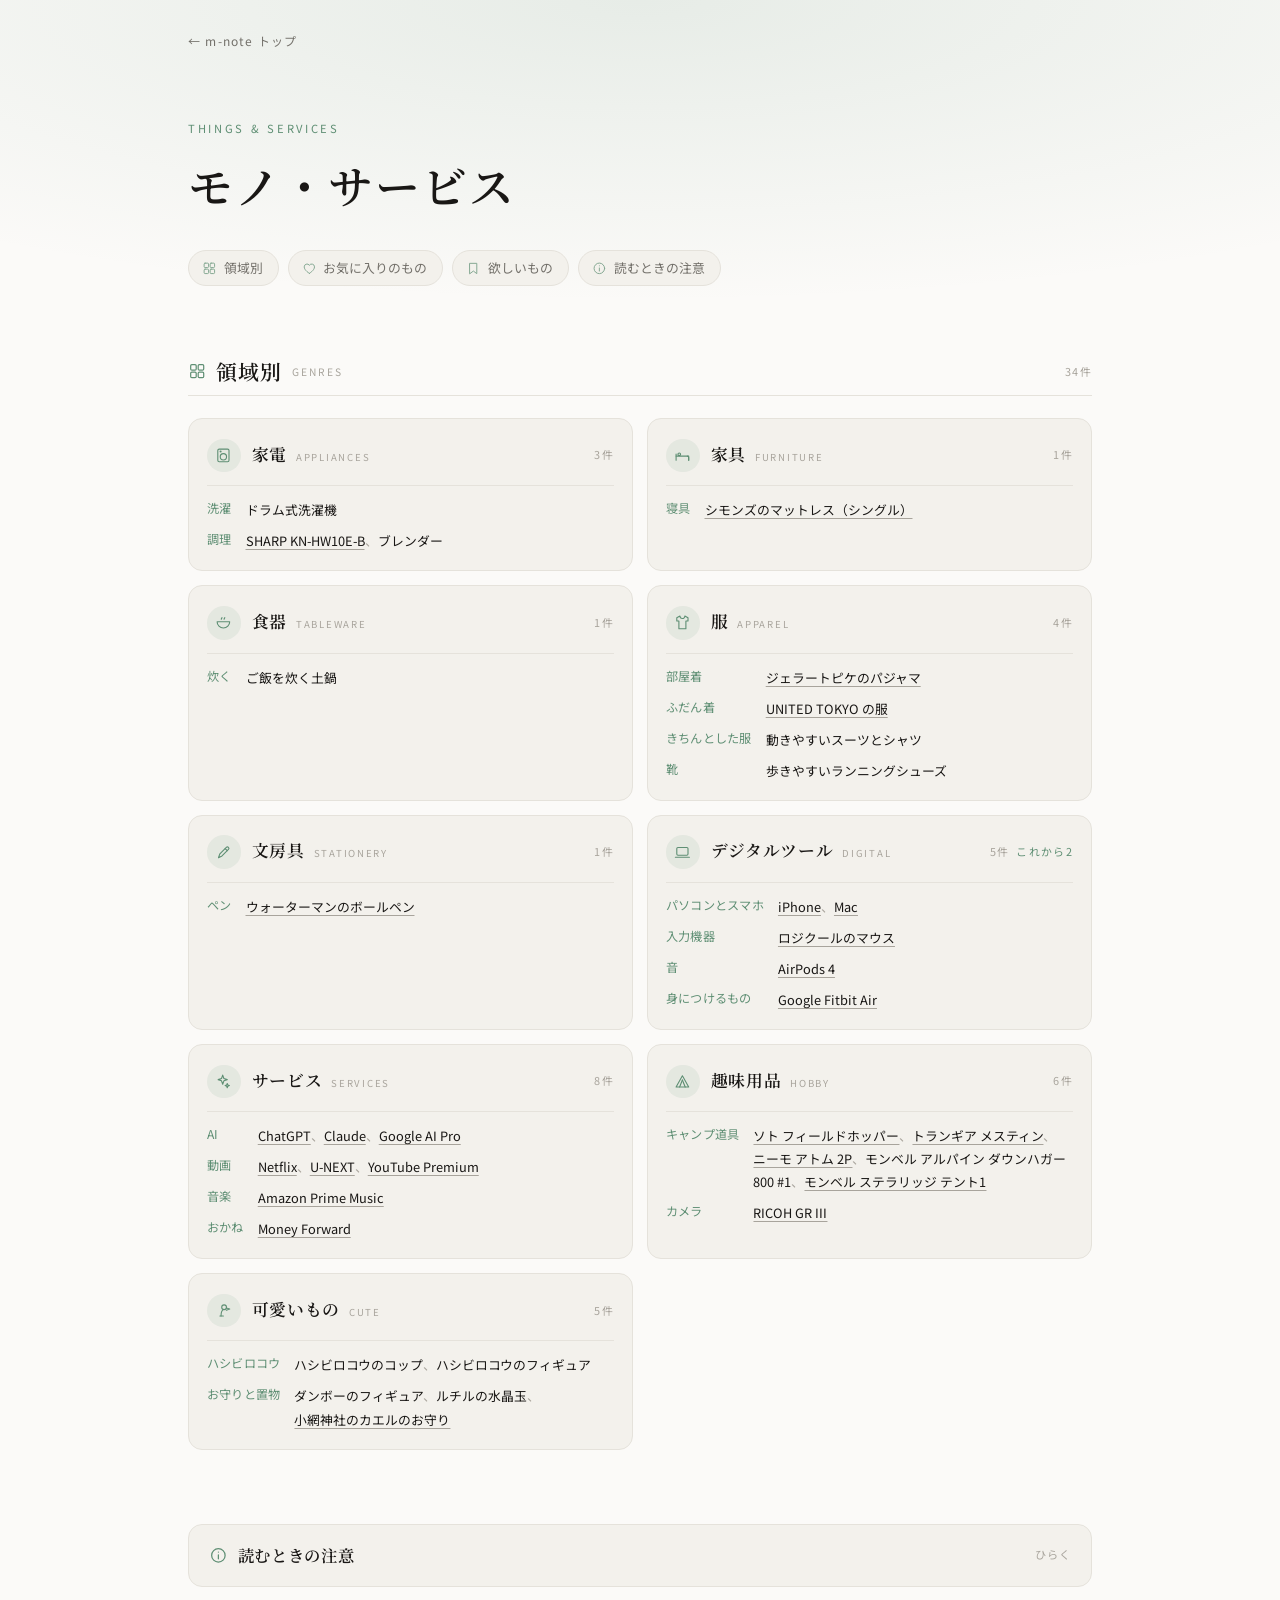
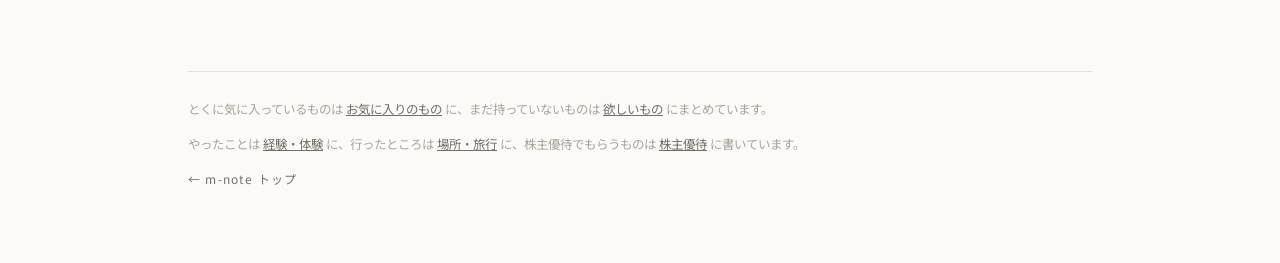
<file: index.html>
<!DOCTYPE html>
<html lang="ja">
<head>
<meta charset="UTF-8">
<meta name="viewport" content="width=device-width, initial-scale=1">
<title>モノ・サービス｜まとめノート</title>
<meta name="description" content="持ってるものを、家電・家具・服・デジタル・趣味用品といった領域別に並べた一覧。お気に入りのものと欲しいものは別のページに。">
<link rel="preconnect" href="https://fonts.googleapis.com">
<link rel="preconnect" href="https://fonts.gstatic.com" crossorigin>
<link href="https://fonts.googleapis.com/css2?family=Noto+Sans+JP:wght@400;500;700&family=Noto+Serif+JP:wght@500;600;700&display=swap" rel="stylesheet">
<link rel="stylesheet" href="style.css?v=2e4c2b9a">
</head>
<body>
<!-- アイコンは線画のまま埋め込んでおく。外から取りに行かないので表示が遅れない。
     三枚とも同じ束を持たせる。一枚だけ足し忘れると、そのページの丸だけが空になる。
     足し忘れは build_items.py の check_icons が見つけて止める。 -->
<svg width="0" height="0" style="position:absolute" aria-hidden="true" focusable="false"><defs>
  <symbol id="ic-grid" viewBox="0 0 24 24">
    <rect x="3.5" y="3.5" width="7.2" height="7.2" rx="1.5"/>
    <rect x="13.3" y="3.5" width="7.2" height="7.2" rx="1.5"/>
    <rect x="3.5" y="13.3" width="7.2" height="7.2" rx="1.5"/>
    <rect x="13.3" y="13.3" width="7.2" height="7.2" rx="1.5"/></symbol>
  <symbol id="ic-calendar" viewBox="0 0 24 24">
    <rect x="3.4" y="5.2" width="17.2" height="15.4" rx="2.4"/>
    <path d="M3.4 10h17.2M8.4 3.4v3.6M15.6 3.4v3.6"/></symbol>
  <symbol id="ic-heart" viewBox="0 0 24 24">
    <path d="M12 20.2S3.6 15.3 3.6 9.6A4.6 4.6 0 0 1 12 7a4.6 4.6 0 0 1 8.4 2.6c0 5.7-8.4 10.6-8.4 10.6z"/></symbol>
  <symbol id="ic-bookmark" viewBox="0 0 24 24">
    <path d="M6.4 3.8h11.2v16.8L12 16.4l-5.6 4.2z"/></symbol>
  <symbol id="ic-info" viewBox="0 0 24 24">
    <circle cx="12" cy="12" r="8.6"/><path d="M12 11.4v5M12 7.8h.01"/></symbol>
  <symbol id="ic-book" viewBox="0 0 24 24">
    <path d="M12 7.6C12 6 10 4.6 6.6 4.6H3.6v13h3.5c2.9 0 4.9 1.2 4.9 2.4"/>
    <path d="M12 7.6C12 6 14 4.6 17.4 4.6h3v13h-3.5c-2.9 0-4.9 1.2-4.9 2.4"/><path d="M12 7.6V20"/></symbol>
<symbol id="ic-washer" viewBox="0 0 24 24"><rect x="4" y="3" width="16" height="18" rx="2"/><circle cx="12" cy="14" r="4.5"/><circle cx="8" cy="6.5" r=".7"/></symbol>
<symbol id="ic-blender" viewBox="0 0 24 24"><path d="M7 3h10l-1.4 8H8.4z"/><path d="M10 11v3h4v-3"/><rect x="8" y="14" width="8" height="7" rx="1.5"/></symbol>
<symbol id="ic-pot" viewBox="0 0 24 24"><path d="M4 9h16v7a4 4 0 0 1-4 4H8a4 4 0 0 1-4-4z"/><path d="M3 8h18"/><path d="M12 4v3"/></symbol>
<symbol id="ic-bowl" viewBox="0 0 24 24"><path d="M3 11h18a9 9 0 0 1-18 0z"/><path d="M9 7.5c0-1 1-1.4 1-2.5"/><path d="M13 7.5c0-1 1-1.4 1-2.5"/></symbol>
<symbol id="ic-mestin" viewBox="0 0 24 24"><rect x="3" y="7" width="14" height="11" rx="2"/><path d="M17 10h4v5h-4"/><path d="M6 7V5h8v2"/></symbol>
<symbol id="ic-bed" viewBox="0 0 24 24"><path d="M3 19v-9"/><path d="M3 13h18v6"/><path d="M21 19v-4a2 2 0 0 0-2-2"/><circle cx="7.5" cy="10.5" r="1.9"/></symbol>
<symbol id="ic-shirt" viewBox="0 0 24 24"><path d="M8.5 3 4 5.5V10h3v11h10V10h3V5.5L15.5 3a3.5 3.5 0 0 1-7 0z"/></symbol>
<symbol id="ic-hanger" viewBox="0 0 24 24"><path d="M12 8a2.2 2.2 0 1 1 2.2-2.2"/><path d="M12 8v2.2"/><path d="M12 10.2 20 16H4z"/></symbol>
<symbol id="ic-shoe" viewBox="0 0 24 24"><path d="M3 17h11l3.5-3 3.5 1v2a2 2 0 0 1-2 2H3z"/><path d="M3 17v-6h3l2 2"/></symbol>
<symbol id="ic-pen" viewBox="0 0 24 24"><path d="M5 19.5 7 14l9.2-9.2a2.1 2.1 0 0 1 3 3L10 17z"/><path d="M14.5 6.5 17.5 9.5"/></symbol>
<symbol id="ic-phone" viewBox="0 0 24 24"><rect x="7" y="2" width="10" height="20" rx="2.6"/><path d="M10.5 5.2h3"/></symbol>
<symbol id="ic-laptop" viewBox="0 0 24 24"><rect x="4" y="5" width="16" height="11" rx="1.6"/><path d="M2 19h20"/></symbol>
<symbol id="ic-mouse" viewBox="0 0 24 24"><rect x="7" y="3" width="10" height="18" rx="5"/><path d="M12 7v3.5"/></symbol>
<symbol id="ic-earbuds" viewBox="0 0 24 24"><circle cx="8" cy="7" r="3"/><path d="M8 10v9"/><circle cx="16" cy="7" r="3"/><path d="M16 10v9"/></symbol>
<symbol id="ic-watch" viewBox="0 0 24 24"><rect x="7" y="7" width="10" height="10" rx="3"/><path d="M9.5 7V4h5v3"/><path d="M9.5 17v3h5v-3"/></symbol>
<symbol id="ic-sparkle" viewBox="0 0 24 24"><path d="M11 3l1.7 4.8L17.5 9.5l-4.8 1.7L11 16l-1.7-4.8L4.5 9.5l4.8-1.7z"/><path d="M17.5 15l.8 2.2 2.2.8-2.2.8-.8 2.2-.8-2.2-2.2-.8 2.2-.8z"/></symbol>
<symbol id="ic-play" viewBox="0 0 24 24"><rect x="3" y="5" width="18" height="14" rx="2"/><path d="M10.5 9.3 15 12l-4.5 2.7z"/></symbol>
<symbol id="ic-music" viewBox="0 0 24 24"><path d="M9 18V6l10-2.2V16"/><circle cx="7" cy="18" r="2"/><circle cx="17" cy="16" r="2"/></symbol>
<symbol id="ic-chart" viewBox="0 0 24 24"><path d="M3 20h18"/><path d="M6 20v-7"/><path d="M12 20V5"/><path d="M18 20v-10"/></symbol>
<symbol id="ic-tent" viewBox="0 0 24 24"><path d="M12 4 3 20h18z"/><path d="M12 10 8 20"/><path d="M12 10l4 10"/></symbol>
<symbol id="ic-sleepbag" viewBox="0 0 24 24"><path d="M12 3a4.5 4.5 0 0 0-4.5 4.5V17a4.5 4.5 0 0 0 9 0V7.5A4.5 4.5 0 0 0 12 3z"/><path d="M7.5 13h9"/><path d="M12 21.5v-.5"/></symbol>
<symbol id="ic-table" viewBox="0 0 24 24"><path d="M3 10h18"/><path d="M6 10v8"/><path d="M18 10v8"/><path d="M5 10 7 7h10l2 3"/></symbol>
<symbol id="ic-camera" viewBox="0 0 24 24"><rect x="3" y="7" width="18" height="13" rx="2"/><circle cx="12" cy="13.5" r="3.8"/><path d="M8.5 7 10 4.5h4L15.5 7"/></symbol>
<symbol id="ic-bird" viewBox="0 0 24 24"><circle cx="13" cy="7.5" r="3.4"/><path d="M16.2 8.6 21 10l-4.8 1.8"/><path d="M12 10.8c-2.6 1.3-3.4 4.6-3.4 9.2"/><path d="M7 20h5"/></symbol>
<symbol id="ic-cup" viewBox="0 0 24 24"><path d="M5 8h11v7a4 4 0 0 1-4 4H9a4 4 0 0 1-4-4z"/><path d="M16 10.5h1.6a2.4 2.4 0 0 1 0 4.8H16"/></symbol>
<symbol id="ic-charm" viewBox="0 0 24 24"><path d="M7 8h10v11a2 2 0 0 1-2 2H9a2 2 0 0 1-2-2z"/><path d="M9.5 8V6a2.5 2.5 0 0 1 5 0v2"/><path d="M12 12v3.5"/></symbol>
<symbol id="ic-robot" viewBox="0 0 24 24"><rect x="4" y="7" width="16" height="12" rx="1.6"/><circle cx="9.3" cy="12" r="1.2"/><circle cx="14.7" cy="12" r="1.2"/><path d="M9.5 16h5"/><path d="M8 7V5h8v2"/></symbol>
<symbol id="ic-orb" viewBox="0 0 24 24"><circle cx="12" cy="13" r="7"/><path d="M8.8 10.2a4.5 4.5 0 0 1 3.2-2.1"/><path d="M9 21h6"/></symbol>
<symbol id="ic-tree" viewBox="0 0 24 24"><circle cx="12" cy="8.5" r="5"/><path d="M12 13.5V21"/><path d="M12 17.5 9 15"/><path d="M12 16l3-2.5"/><path d="M9.5 21h5"/></symbol>
<symbol id="ic-bath" viewBox="0 0 24 24"><path d="M3 12h18v3a4 4 0 0 1-4 4H7a4 4 0 0 1-4-4z"/><path d="M6 12V6.5a2.2 2.2 0 0 1 4.4 0"/><path d="M7 19l-1 2"/><path d="M17 19l1 2"/></symbol>
<symbol id="ic-film" viewBox="0 0 24 24"><rect x="3" y="5" width="18" height="14" rx="2"/><path d="M7.5 5v14"/><path d="M16.5 5v14"/><path d="M3 9.5h4.5"/><path d="M3 14.5h4.5"/><path d="M16.5 9.5H21"/><path d="M16.5 14.5H21"/></symbol>
<symbol id="ic-plug" viewBox="0 0 24 24"><path d="M9 3v5"/><path d="M15 3v5"/><path d="M6 8h12v2.5a6 6 0 0 1-12 0z"/><path d="M12 16.5V21"/></symbol>
<symbol id="ic-star" viewBox="0 0 24 24"><path d="M12 3.5l2.6 5.5 6 .8-4.3 4.2 1 6-5.3-2.8-5.3 2.8 1-6L3.4 9.8l6-.8z"/></symbol>
<symbol id="ic-pin" viewBox="0 0 24 24"><path d="M12 21s6.8-6 6.8-11A6.8 6.8 0 1 0 5.2 10c0 5 6.8 11 6.8 11z"/><circle cx="12" cy="10" r="2.6"/></symbol>
</defs></svg>

<div class="wrap">
  <div class="top"><a class="back" href="../">← m-note トップ</a></div>

  <header class="hero">
    <p class="eyebrow">THINGS &amp; SERVICES</p>
    <h1>モノ・サービス</h1>
    <ul class="toc">
      <li><a href="#genre"><svg class="ic"><use href="#ic-grid"/></svg>領域別</a></li>
      <li><a href="#years"><svg class="ic"><use href="#ic-calendar"/></svg>年別</a></li>
      <li><a href="picks.html"><svg class="ic"><use href="#ic-heart"/></svg>お気に入りのもの</a></li>
      <li><a href="want.html"><svg class="ic"><use href="#ic-bookmark"/></svg>欲しいもの</a></li>
      <li><a href="#caution"><svg class="ic"><use href="#ic-info"/></svg>読むときの注意</a></li>
    </ul>
  </header>

  <section id="genre">
    <div class="cat-h"><svg class="ic"><use href="#ic-grid"/></svg><h2>領域別</h2>
      <span class="en">GENRES</span><span class="n" data-count="uses"></span></div>
    <div class="cat-rule"></div>
    <div class="uses" data-uses><p class="empty">読み込み中…</p></div>
    <p class="aside" data-left></p>
  </section>

  <section id="years">
    <div class="cat-h"><svg class="ic"><use href="#ic-calendar"/></svg><h2>年別</h2>
      <span class="en">BY YEAR</span><span class="n" data-count="all"></span></div>
    <div class="cat-rule"></div>
    <div data-years><p class="empty">読み込み中…</p></div>
  </section>

  <section id="caution">
    <details class="caution">
      <summary><svg class="ic"><use href="#ic-info"/></svg>読むときの注意<span class="cue"></span></summary>
      <div class="cbody">
        <p><strong>これは記録で、おすすめではありません。</strong>自分が使っているものを書きとめているだけで、誰かに合うかどうかは何も言えません。</p>
        <p><strong>リンク先は変わります。</strong>公式のページへ送っていますが、仕様・価格・取り扱いはどれも向こうの判断で変わります。買う前に向こうで確かめてください。</p>
        <p><strong>公開していいものだけを書いています。</strong>持ってるものを全部並べているわけではありません。</p>
      </div>
    </details>
  </section>
  <footer>
    <p>とくに気に入っているものは <a href="picks.html">お気に入りのもの</a> に、まだ持っていないものは <a href="want.html">欲しいもの</a> にまとめています。</p>
    <p>やったことは <a href="../experiences/">経験・体験</a> に、行ったところは <a href="../travel/">場所・旅行</a> に、株主優待でもらうものは <a href="../yutai/">株主優待</a> に書いています。</p>
    <p><a class="back" href="../">← m-note トップ</a></p>
  </footer>
</div>
<script src="app.js?v=2e4c2b9a"></script>
</body>
</html>
</file>
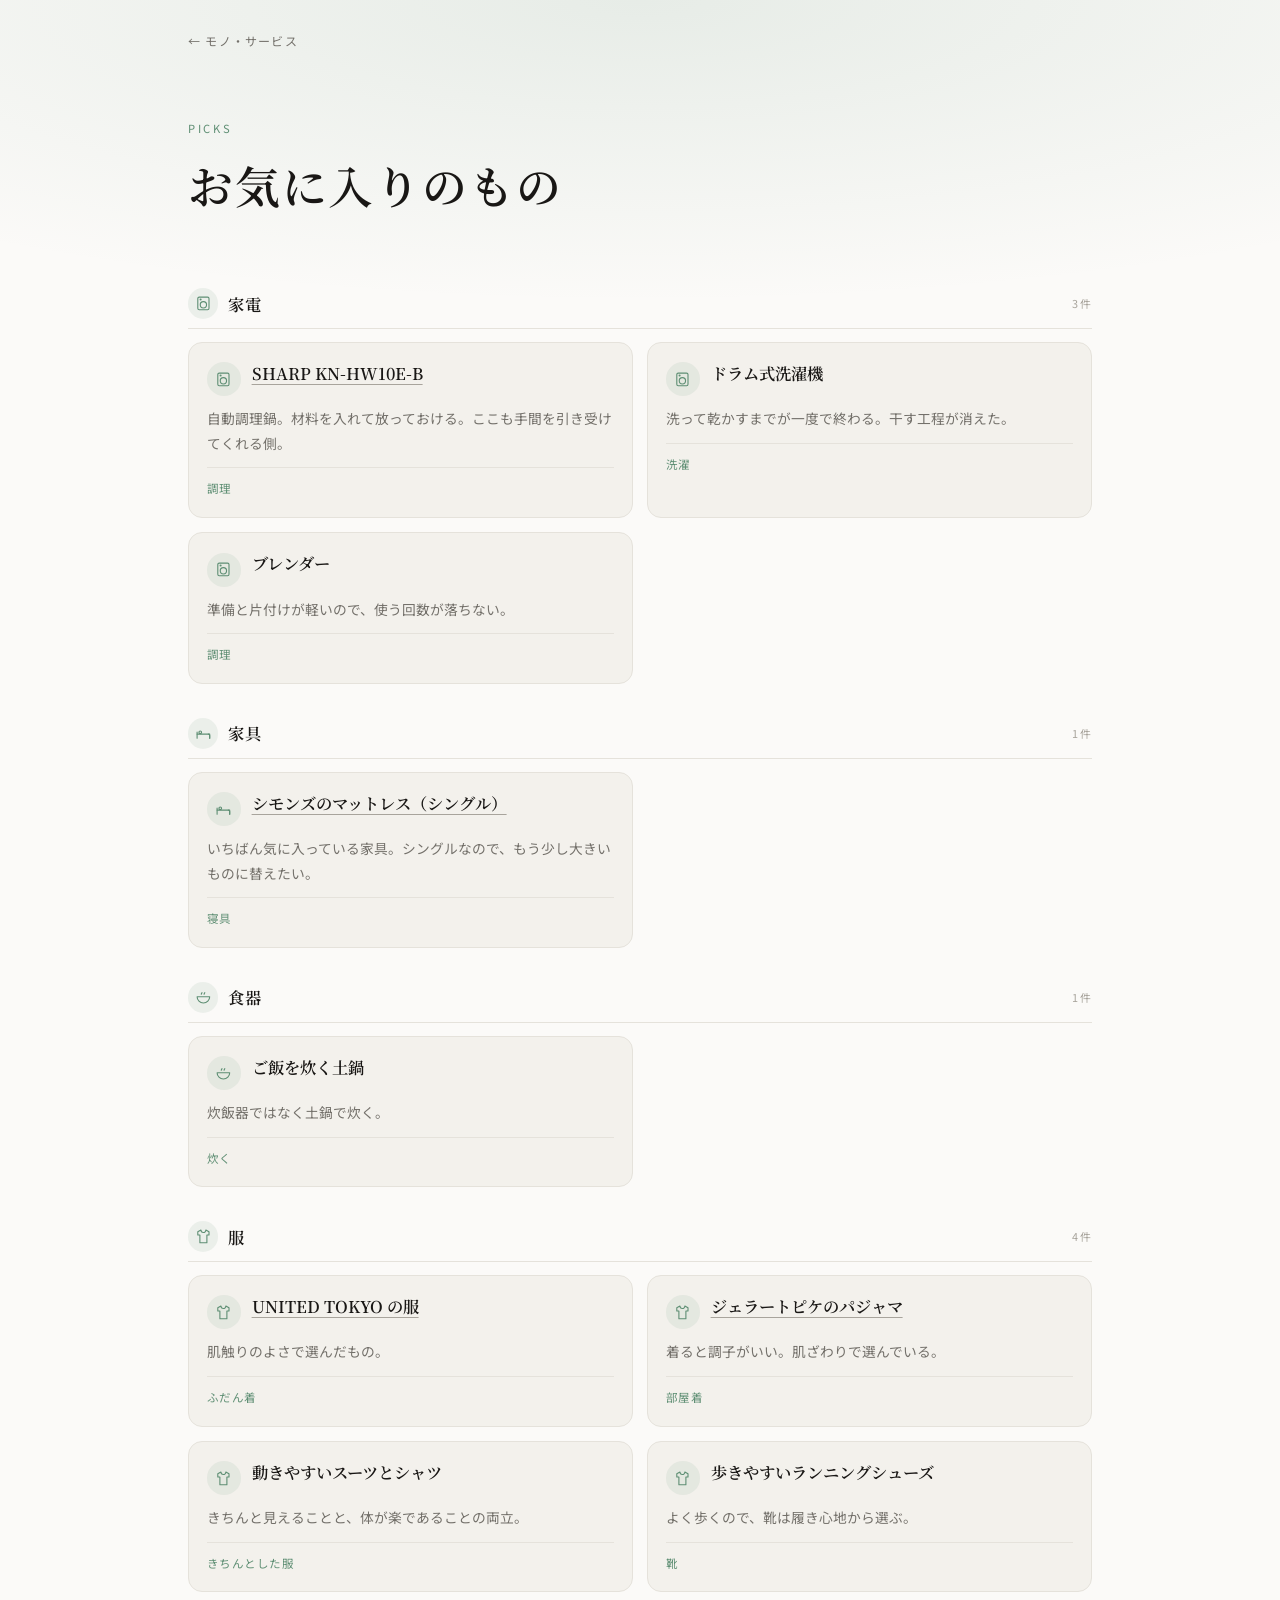
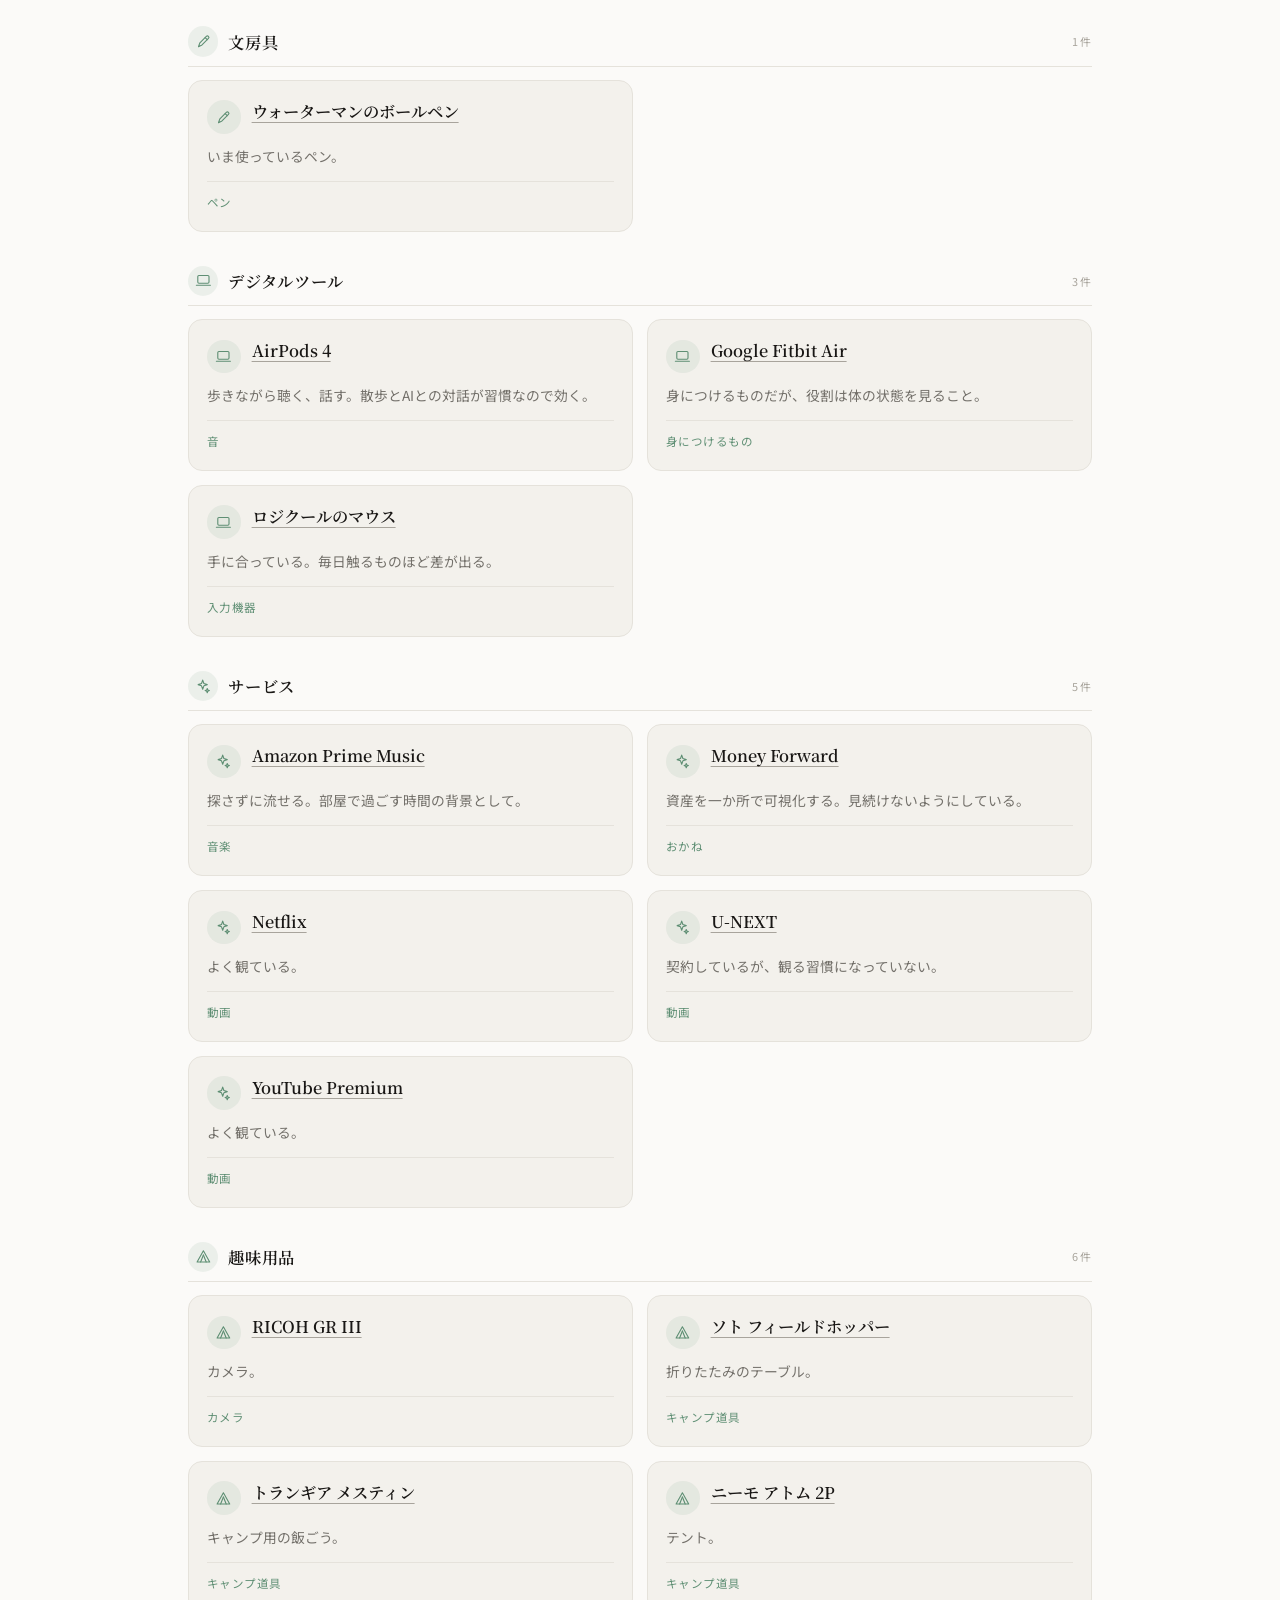
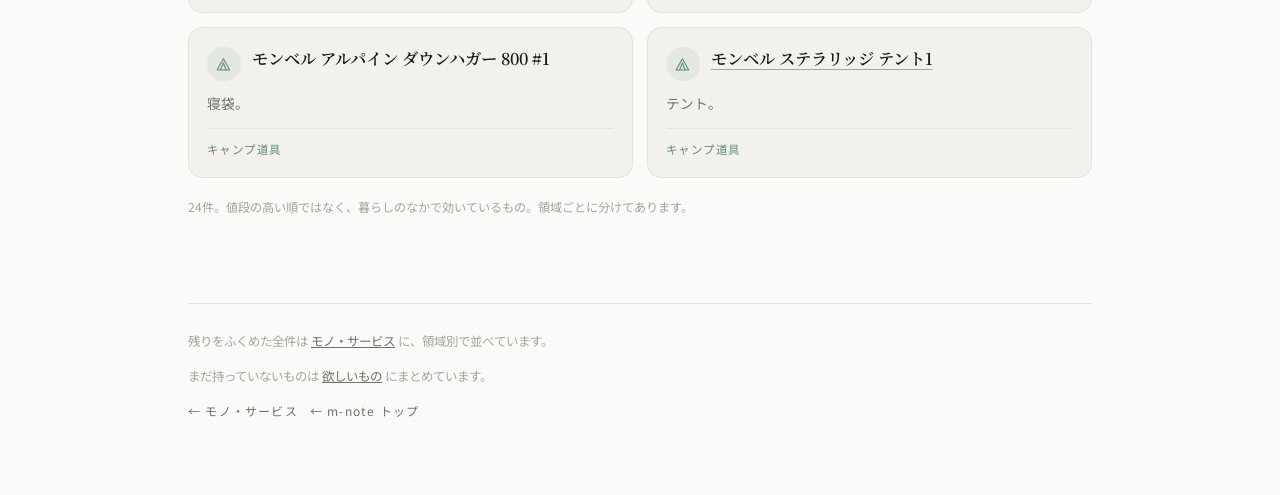
<file: picks.html>
<!DOCTYPE html>
<html lang="ja">
<head>
<meta charset="UTF-8">
<meta name="viewport" content="width=device-width, initial-scale=1">
<title>お気に入りのもの｜モノ・サービス</title>
<meta name="description" content="持っているもののうち、とくに気に入っているもの。洗濯機、マットレス、パジャマ、キャンプ道具。">
<link rel="preconnect" href="https://fonts.googleapis.com">
<link rel="preconnect" href="https://fonts.gstatic.com" crossorigin>
<link href="https://fonts.googleapis.com/css2?family=Noto+Sans+JP:wght@400;500;700&family=Noto+Serif+JP:wght@500;600;700&display=swap" rel="stylesheet">
<link rel="stylesheet" href="style.css?v=2e4c2b9a">
</head>
<body>
<!-- アイコンは線画のまま埋め込んでおく。外から取りに行かないので表示が遅れない。
     三枚とも同じ束を持たせる。一枚だけ足し忘れると、そのページの丸だけが空になる。
     足し忘れは build_items.py の check_icons が見つけて止める。 -->
<svg width="0" height="0" style="position:absolute" aria-hidden="true" focusable="false"><defs>
  <symbol id="ic-grid" viewBox="0 0 24 24">
    <rect x="3.5" y="3.5" width="7.2" height="7.2" rx="1.5"/>
    <rect x="13.3" y="3.5" width="7.2" height="7.2" rx="1.5"/>
    <rect x="3.5" y="13.3" width="7.2" height="7.2" rx="1.5"/>
    <rect x="13.3" y="13.3" width="7.2" height="7.2" rx="1.5"/></symbol>
  <symbol id="ic-calendar" viewBox="0 0 24 24">
    <rect x="3.4" y="5.2" width="17.2" height="15.4" rx="2.4"/>
    <path d="M3.4 10h17.2M8.4 3.4v3.6M15.6 3.4v3.6"/></symbol>
  <symbol id="ic-heart" viewBox="0 0 24 24">
    <path d="M12 20.2S3.6 15.3 3.6 9.6A4.6 4.6 0 0 1 12 7a4.6 4.6 0 0 1 8.4 2.6c0 5.7-8.4 10.6-8.4 10.6z"/></symbol>
  <symbol id="ic-bookmark" viewBox="0 0 24 24">
    <path d="M6.4 3.8h11.2v16.8L12 16.4l-5.6 4.2z"/></symbol>
  <symbol id="ic-info" viewBox="0 0 24 24">
    <circle cx="12" cy="12" r="8.6"/><path d="M12 11.4v5M12 7.8h.01"/></symbol>
  <symbol id="ic-book" viewBox="0 0 24 24">
    <path d="M12 7.6C12 6 10 4.6 6.6 4.6H3.6v13h3.5c2.9 0 4.9 1.2 4.9 2.4"/>
    <path d="M12 7.6C12 6 14 4.6 17.4 4.6h3v13h-3.5c-2.9 0-4.9 1.2-4.9 2.4"/><path d="M12 7.6V20"/></symbol>
<symbol id="ic-washer" viewBox="0 0 24 24"><rect x="4" y="3" width="16" height="18" rx="2"/><circle cx="12" cy="14" r="4.5"/><circle cx="8" cy="6.5" r=".7"/></symbol>
<symbol id="ic-blender" viewBox="0 0 24 24"><path d="M7 3h10l-1.4 8H8.4z"/><path d="M10 11v3h4v-3"/><rect x="8" y="14" width="8" height="7" rx="1.5"/></symbol>
<symbol id="ic-pot" viewBox="0 0 24 24"><path d="M4 9h16v7a4 4 0 0 1-4 4H8a4 4 0 0 1-4-4z"/><path d="M3 8h18"/><path d="M12 4v3"/></symbol>
<symbol id="ic-bowl" viewBox="0 0 24 24"><path d="M3 11h18a9 9 0 0 1-18 0z"/><path d="M9 7.5c0-1 1-1.4 1-2.5"/><path d="M13 7.5c0-1 1-1.4 1-2.5"/></symbol>
<symbol id="ic-mestin" viewBox="0 0 24 24"><rect x="3" y="7" width="14" height="11" rx="2"/><path d="M17 10h4v5h-4"/><path d="M6 7V5h8v2"/></symbol>
<symbol id="ic-bed" viewBox="0 0 24 24"><path d="M3 19v-9"/><path d="M3 13h18v6"/><path d="M21 19v-4a2 2 0 0 0-2-2"/><circle cx="7.5" cy="10.5" r="1.9"/></symbol>
<symbol id="ic-shirt" viewBox="0 0 24 24"><path d="M8.5 3 4 5.5V10h3v11h10V10h3V5.5L15.5 3a3.5 3.5 0 0 1-7 0z"/></symbol>
<symbol id="ic-hanger" viewBox="0 0 24 24"><path d="M12 8a2.2 2.2 0 1 1 2.2-2.2"/><path d="M12 8v2.2"/><path d="M12 10.2 20 16H4z"/></symbol>
<symbol id="ic-shoe" viewBox="0 0 24 24"><path d="M3 17h11l3.5-3 3.5 1v2a2 2 0 0 1-2 2H3z"/><path d="M3 17v-6h3l2 2"/></symbol>
<symbol id="ic-pen" viewBox="0 0 24 24"><path d="M5 19.5 7 14l9.2-9.2a2.1 2.1 0 0 1 3 3L10 17z"/><path d="M14.5 6.5 17.5 9.5"/></symbol>
<symbol id="ic-phone" viewBox="0 0 24 24"><rect x="7" y="2" width="10" height="20" rx="2.6"/><path d="M10.5 5.2h3"/></symbol>
<symbol id="ic-laptop" viewBox="0 0 24 24"><rect x="4" y="5" width="16" height="11" rx="1.6"/><path d="M2 19h20"/></symbol>
<symbol id="ic-mouse" viewBox="0 0 24 24"><rect x="7" y="3" width="10" height="18" rx="5"/><path d="M12 7v3.5"/></symbol>
<symbol id="ic-earbuds" viewBox="0 0 24 24"><circle cx="8" cy="7" r="3"/><path d="M8 10v9"/><circle cx="16" cy="7" r="3"/><path d="M16 10v9"/></symbol>
<symbol id="ic-watch" viewBox="0 0 24 24"><rect x="7" y="7" width="10" height="10" rx="3"/><path d="M9.5 7V4h5v3"/><path d="M9.5 17v3h5v-3"/></symbol>
<symbol id="ic-sparkle" viewBox="0 0 24 24"><path d="M11 3l1.7 4.8L17.5 9.5l-4.8 1.7L11 16l-1.7-4.8L4.5 9.5l4.8-1.7z"/><path d="M17.5 15l.8 2.2 2.2.8-2.2.8-.8 2.2-.8-2.2-2.2-.8 2.2-.8z"/></symbol>
<symbol id="ic-play" viewBox="0 0 24 24"><rect x="3" y="5" width="18" height="14" rx="2"/><path d="M10.5 9.3 15 12l-4.5 2.7z"/></symbol>
<symbol id="ic-music" viewBox="0 0 24 24"><path d="M9 18V6l10-2.2V16"/><circle cx="7" cy="18" r="2"/><circle cx="17" cy="16" r="2"/></symbol>
<symbol id="ic-chart" viewBox="0 0 24 24"><path d="M3 20h18"/><path d="M6 20v-7"/><path d="M12 20V5"/><path d="M18 20v-10"/></symbol>
<symbol id="ic-tent" viewBox="0 0 24 24"><path d="M12 4 3 20h18z"/><path d="M12 10 8 20"/><path d="M12 10l4 10"/></symbol>
<symbol id="ic-sleepbag" viewBox="0 0 24 24"><path d="M12 3a4.5 4.5 0 0 0-4.5 4.5V17a4.5 4.5 0 0 0 9 0V7.5A4.5 4.5 0 0 0 12 3z"/><path d="M7.5 13h9"/><path d="M12 21.5v-.5"/></symbol>
<symbol id="ic-table" viewBox="0 0 24 24"><path d="M3 10h18"/><path d="M6 10v8"/><path d="M18 10v8"/><path d="M5 10 7 7h10l2 3"/></symbol>
<symbol id="ic-camera" viewBox="0 0 24 24"><rect x="3" y="7" width="18" height="13" rx="2"/><circle cx="12" cy="13.5" r="3.8"/><path d="M8.5 7 10 4.5h4L15.5 7"/></symbol>
<symbol id="ic-bird" viewBox="0 0 24 24"><circle cx="13" cy="7.5" r="3.4"/><path d="M16.2 8.6 21 10l-4.8 1.8"/><path d="M12 10.8c-2.6 1.3-3.4 4.6-3.4 9.2"/><path d="M7 20h5"/></symbol>
<symbol id="ic-cup" viewBox="0 0 24 24"><path d="M5 8h11v7a4 4 0 0 1-4 4H9a4 4 0 0 1-4-4z"/><path d="M16 10.5h1.6a2.4 2.4 0 0 1 0 4.8H16"/></symbol>
<symbol id="ic-charm" viewBox="0 0 24 24"><path d="M7 8h10v11a2 2 0 0 1-2 2H9a2 2 0 0 1-2-2z"/><path d="M9.5 8V6a2.5 2.5 0 0 1 5 0v2"/><path d="M12 12v3.5"/></symbol>
<symbol id="ic-robot" viewBox="0 0 24 24"><rect x="4" y="7" width="16" height="12" rx="1.6"/><circle cx="9.3" cy="12" r="1.2"/><circle cx="14.7" cy="12" r="1.2"/><path d="M9.5 16h5"/><path d="M8 7V5h8v2"/></symbol>
<symbol id="ic-orb" viewBox="0 0 24 24"><circle cx="12" cy="13" r="7"/><path d="M8.8 10.2a4.5 4.5 0 0 1 3.2-2.1"/><path d="M9 21h6"/></symbol>
<symbol id="ic-tree" viewBox="0 0 24 24"><circle cx="12" cy="8.5" r="5"/><path d="M12 13.5V21"/><path d="M12 17.5 9 15"/><path d="M12 16l3-2.5"/><path d="M9.5 21h5"/></symbol>
<symbol id="ic-bath" viewBox="0 0 24 24"><path d="M3 12h18v3a4 4 0 0 1-4 4H7a4 4 0 0 1-4-4z"/><path d="M6 12V6.5a2.2 2.2 0 0 1 4.4 0"/><path d="M7 19l-1 2"/><path d="M17 19l1 2"/></symbol>
<symbol id="ic-film" viewBox="0 0 24 24"><rect x="3" y="5" width="18" height="14" rx="2"/><path d="M7.5 5v14"/><path d="M16.5 5v14"/><path d="M3 9.5h4.5"/><path d="M3 14.5h4.5"/><path d="M16.5 9.5H21"/><path d="M16.5 14.5H21"/></symbol>
<symbol id="ic-plug" viewBox="0 0 24 24"><path d="M9 3v5"/><path d="M15 3v5"/><path d="M6 8h12v2.5a6 6 0 0 1-12 0z"/><path d="M12 16.5V21"/></symbol>
<symbol id="ic-star" viewBox="0 0 24 24"><path d="M12 3.5l2.6 5.5 6 .8-4.3 4.2 1 6-5.3-2.8-5.3 2.8 1-6L3.4 9.8l6-.8z"/></symbol>
<symbol id="ic-pin" viewBox="0 0 24 24"><path d="M12 21s6.8-6 6.8-11A6.8 6.8 0 1 0 5.2 10c0 5 6.8 11 6.8 11z"/><circle cx="12" cy="10" r="2.6"/></symbol>
</defs></svg>

<div class="wrap">
  <div class="top"><a class="back" href="./">← モノ・サービス</a></div>

  <header class="hero">
    <p class="eyebrow">PICKS</p>
    <h1>お気に入りのもの</h1>
  </header>

  <section id="picks">
    <div class="cats" data-picks><p class="empty">読み込み中…</p></div>
    <p class="aside"><span data-count="picks"></span>。値段の高い順ではなく、暮らしのなかで効いているもの。領域ごとに分けてあります。</p>
  </section>
  <footer>
    <p>残りをふくめた全件は <a href="./">モノ・サービス</a> に、領域別で並べています。</p>
    <p>まだ持っていないものは <a href="want.html">欲しいもの</a> にまとめています。</p>
    <p><a class="back" href="./">← モノ・サービス</a>　<a class="back" href="../">← m-note トップ</a></p>
  </footer>
</div>
<script src="app.js?v=2e4c2b9a"></script>
</body>
</html>
</file>
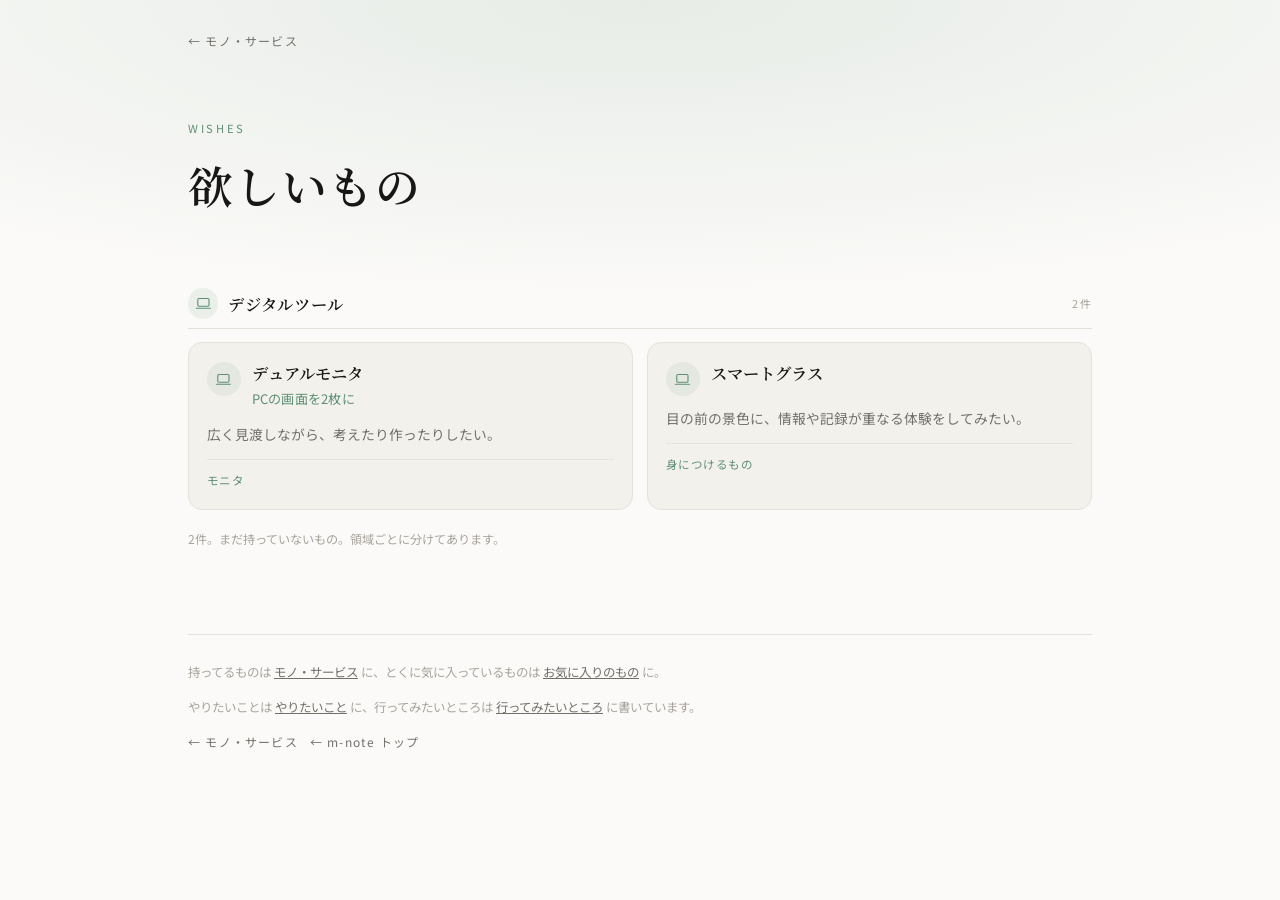
<file: want.html>
<!DOCTYPE html>
<html lang="ja">
<head>
<meta charset="UTF-8">
<meta name="viewport" content="width=device-width, initial-scale=1">
<title>欲しいもの｜モノ・サービス</title>
<meta name="description" content="まだ持っていない、気になっているもの。">
<link rel="preconnect" href="https://fonts.googleapis.com">
<link rel="preconnect" href="https://fonts.gstatic.com" crossorigin>
<link href="https://fonts.googleapis.com/css2?family=Noto+Sans+JP:wght@400;500;700&family=Noto+Serif+JP:wght@500;600;700&display=swap" rel="stylesheet">
<link rel="stylesheet" href="style.css?v=2e4c2b9a">
</head>
<body>
<!-- アイコンは線画のまま埋め込んでおく。外から取りに行かないので表示が遅れない。
     三枚とも同じ束を持たせる。一枚だけ足し忘れると、そのページの丸だけが空になる。
     足し忘れは build_items.py の check_icons が見つけて止める。 -->
<svg width="0" height="0" style="position:absolute" aria-hidden="true" focusable="false"><defs>
  <symbol id="ic-grid" viewBox="0 0 24 24">
    <rect x="3.5" y="3.5" width="7.2" height="7.2" rx="1.5"/>
    <rect x="13.3" y="3.5" width="7.2" height="7.2" rx="1.5"/>
    <rect x="3.5" y="13.3" width="7.2" height="7.2" rx="1.5"/>
    <rect x="13.3" y="13.3" width="7.2" height="7.2" rx="1.5"/></symbol>
  <symbol id="ic-calendar" viewBox="0 0 24 24">
    <rect x="3.4" y="5.2" width="17.2" height="15.4" rx="2.4"/>
    <path d="M3.4 10h17.2M8.4 3.4v3.6M15.6 3.4v3.6"/></symbol>
  <symbol id="ic-heart" viewBox="0 0 24 24">
    <path d="M12 20.2S3.6 15.3 3.6 9.6A4.6 4.6 0 0 1 12 7a4.6 4.6 0 0 1 8.4 2.6c0 5.7-8.4 10.6-8.4 10.6z"/></symbol>
  <symbol id="ic-bookmark" viewBox="0 0 24 24">
    <path d="M6.4 3.8h11.2v16.8L12 16.4l-5.6 4.2z"/></symbol>
  <symbol id="ic-info" viewBox="0 0 24 24">
    <circle cx="12" cy="12" r="8.6"/><path d="M12 11.4v5M12 7.8h.01"/></symbol>
  <symbol id="ic-book" viewBox="0 0 24 24">
    <path d="M12 7.6C12 6 10 4.6 6.6 4.6H3.6v13h3.5c2.9 0 4.9 1.2 4.9 2.4"/>
    <path d="M12 7.6C12 6 14 4.6 17.4 4.6h3v13h-3.5c-2.9 0-4.9 1.2-4.9 2.4"/><path d="M12 7.6V20"/></symbol>
<symbol id="ic-washer" viewBox="0 0 24 24"><rect x="4" y="3" width="16" height="18" rx="2"/><circle cx="12" cy="14" r="4.5"/><circle cx="8" cy="6.5" r=".7"/></symbol>
<symbol id="ic-blender" viewBox="0 0 24 24"><path d="M7 3h10l-1.4 8H8.4z"/><path d="M10 11v3h4v-3"/><rect x="8" y="14" width="8" height="7" rx="1.5"/></symbol>
<symbol id="ic-pot" viewBox="0 0 24 24"><path d="M4 9h16v7a4 4 0 0 1-4 4H8a4 4 0 0 1-4-4z"/><path d="M3 8h18"/><path d="M12 4v3"/></symbol>
<symbol id="ic-bowl" viewBox="0 0 24 24"><path d="M3 11h18a9 9 0 0 1-18 0z"/><path d="M9 7.5c0-1 1-1.4 1-2.5"/><path d="M13 7.5c0-1 1-1.4 1-2.5"/></symbol>
<symbol id="ic-mestin" viewBox="0 0 24 24"><rect x="3" y="7" width="14" height="11" rx="2"/><path d="M17 10h4v5h-4"/><path d="M6 7V5h8v2"/></symbol>
<symbol id="ic-bed" viewBox="0 0 24 24"><path d="M3 19v-9"/><path d="M3 13h18v6"/><path d="M21 19v-4a2 2 0 0 0-2-2"/><circle cx="7.5" cy="10.5" r="1.9"/></symbol>
<symbol id="ic-shirt" viewBox="0 0 24 24"><path d="M8.5 3 4 5.5V10h3v11h10V10h3V5.5L15.5 3a3.5 3.5 0 0 1-7 0z"/></symbol>
<symbol id="ic-hanger" viewBox="0 0 24 24"><path d="M12 8a2.2 2.2 0 1 1 2.2-2.2"/><path d="M12 8v2.2"/><path d="M12 10.2 20 16H4z"/></symbol>
<symbol id="ic-shoe" viewBox="0 0 24 24"><path d="M3 17h11l3.5-3 3.5 1v2a2 2 0 0 1-2 2H3z"/><path d="M3 17v-6h3l2 2"/></symbol>
<symbol id="ic-pen" viewBox="0 0 24 24"><path d="M5 19.5 7 14l9.2-9.2a2.1 2.1 0 0 1 3 3L10 17z"/><path d="M14.5 6.5 17.5 9.5"/></symbol>
<symbol id="ic-phone" viewBox="0 0 24 24"><rect x="7" y="2" width="10" height="20" rx="2.6"/><path d="M10.5 5.2h3"/></symbol>
<symbol id="ic-laptop" viewBox="0 0 24 24"><rect x="4" y="5" width="16" height="11" rx="1.6"/><path d="M2 19h20"/></symbol>
<symbol id="ic-mouse" viewBox="0 0 24 24"><rect x="7" y="3" width="10" height="18" rx="5"/><path d="M12 7v3.5"/></symbol>
<symbol id="ic-earbuds" viewBox="0 0 24 24"><circle cx="8" cy="7" r="3"/><path d="M8 10v9"/><circle cx="16" cy="7" r="3"/><path d="M16 10v9"/></symbol>
<symbol id="ic-watch" viewBox="0 0 24 24"><rect x="7" y="7" width="10" height="10" rx="3"/><path d="M9.5 7V4h5v3"/><path d="M9.5 17v3h5v-3"/></symbol>
<symbol id="ic-sparkle" viewBox="0 0 24 24"><path d="M11 3l1.7 4.8L17.5 9.5l-4.8 1.7L11 16l-1.7-4.8L4.5 9.5l4.8-1.7z"/><path d="M17.5 15l.8 2.2 2.2.8-2.2.8-.8 2.2-.8-2.2-2.2-.8 2.2-.8z"/></symbol>
<symbol id="ic-play" viewBox="0 0 24 24"><rect x="3" y="5" width="18" height="14" rx="2"/><path d="M10.5 9.3 15 12l-4.5 2.7z"/></symbol>
<symbol id="ic-music" viewBox="0 0 24 24"><path d="M9 18V6l10-2.2V16"/><circle cx="7" cy="18" r="2"/><circle cx="17" cy="16" r="2"/></symbol>
<symbol id="ic-chart" viewBox="0 0 24 24"><path d="M3 20h18"/><path d="M6 20v-7"/><path d="M12 20V5"/><path d="M18 20v-10"/></symbol>
<symbol id="ic-tent" viewBox="0 0 24 24"><path d="M12 4 3 20h18z"/><path d="M12 10 8 20"/><path d="M12 10l4 10"/></symbol>
<symbol id="ic-sleepbag" viewBox="0 0 24 24"><path d="M12 3a4.5 4.5 0 0 0-4.5 4.5V17a4.5 4.5 0 0 0 9 0V7.5A4.5 4.5 0 0 0 12 3z"/><path d="M7.5 13h9"/><path d="M12 21.5v-.5"/></symbol>
<symbol id="ic-table" viewBox="0 0 24 24"><path d="M3 10h18"/><path d="M6 10v8"/><path d="M18 10v8"/><path d="M5 10 7 7h10l2 3"/></symbol>
<symbol id="ic-camera" viewBox="0 0 24 24"><rect x="3" y="7" width="18" height="13" rx="2"/><circle cx="12" cy="13.5" r="3.8"/><path d="M8.5 7 10 4.5h4L15.5 7"/></symbol>
<symbol id="ic-bird" viewBox="0 0 24 24"><circle cx="13" cy="7.5" r="3.4"/><path d="M16.2 8.6 21 10l-4.8 1.8"/><path d="M12 10.8c-2.6 1.3-3.4 4.6-3.4 9.2"/><path d="M7 20h5"/></symbol>
<symbol id="ic-cup" viewBox="0 0 24 24"><path d="M5 8h11v7a4 4 0 0 1-4 4H9a4 4 0 0 1-4-4z"/><path d="M16 10.5h1.6a2.4 2.4 0 0 1 0 4.8H16"/></symbol>
<symbol id="ic-charm" viewBox="0 0 24 24"><path d="M7 8h10v11a2 2 0 0 1-2 2H9a2 2 0 0 1-2-2z"/><path d="M9.5 8V6a2.5 2.5 0 0 1 5 0v2"/><path d="M12 12v3.5"/></symbol>
<symbol id="ic-robot" viewBox="0 0 24 24"><rect x="4" y="7" width="16" height="12" rx="1.6"/><circle cx="9.3" cy="12" r="1.2"/><circle cx="14.7" cy="12" r="1.2"/><path d="M9.5 16h5"/><path d="M8 7V5h8v2"/></symbol>
<symbol id="ic-orb" viewBox="0 0 24 24"><circle cx="12" cy="13" r="7"/><path d="M8.8 10.2a4.5 4.5 0 0 1 3.2-2.1"/><path d="M9 21h6"/></symbol>
<symbol id="ic-tree" viewBox="0 0 24 24"><circle cx="12" cy="8.5" r="5"/><path d="M12 13.5V21"/><path d="M12 17.5 9 15"/><path d="M12 16l3-2.5"/><path d="M9.5 21h5"/></symbol>
<symbol id="ic-bath" viewBox="0 0 24 24"><path d="M3 12h18v3a4 4 0 0 1-4 4H7a4 4 0 0 1-4-4z"/><path d="M6 12V6.5a2.2 2.2 0 0 1 4.4 0"/><path d="M7 19l-1 2"/><path d="M17 19l1 2"/></symbol>
<symbol id="ic-film" viewBox="0 0 24 24"><rect x="3" y="5" width="18" height="14" rx="2"/><path d="M7.5 5v14"/><path d="M16.5 5v14"/><path d="M3 9.5h4.5"/><path d="M3 14.5h4.5"/><path d="M16.5 9.5H21"/><path d="M16.5 14.5H21"/></symbol>
<symbol id="ic-plug" viewBox="0 0 24 24"><path d="M9 3v5"/><path d="M15 3v5"/><path d="M6 8h12v2.5a6 6 0 0 1-12 0z"/><path d="M12 16.5V21"/></symbol>
<symbol id="ic-star" viewBox="0 0 24 24"><path d="M12 3.5l2.6 5.5 6 .8-4.3 4.2 1 6-5.3-2.8-5.3 2.8 1-6L3.4 9.8l6-.8z"/></symbol>
<symbol id="ic-pin" viewBox="0 0 24 24"><path d="M12 21s6.8-6 6.8-11A6.8 6.8 0 1 0 5.2 10c0 5 6.8 11 6.8 11z"/><circle cx="12" cy="10" r="2.6"/></symbol>
</defs></svg>

<div class="wrap">
  <div class="top"><a class="back" href="./">← モノ・サービス</a></div>

  <header class="hero">
    <p class="eyebrow">WISHES</p>
    <h1>欲しいもの</h1>
  </header>

  <section id="wants">
    <div class="cats" data-wants><p class="empty">読み込み中…</p></div>
    <p class="aside"><span data-count="wants"></span>。まだ持っていないもの。領域ごとに分けてあります。</p>
  </section>
  <footer>
    <p>持ってるものは <a href="./">モノ・サービス</a> に、とくに気に入っているものは <a href="picks.html">お気に入りのもの</a> に。</p>
    <p>やりたいことは <a href="../experiences/want.html">やりたいこと</a> に、行ってみたいところは <a href="../travel/want.html">行ってみたいところ</a> に書いています。</p>
    <p><a class="back" href="./">← モノ・サービス</a>　<a class="back" href="../">← m-note トップ</a></p>
  </footer>
</div>
<script src="app.js?v=2e4c2b9a"></script>
</body>
</html>
</file>
<file: style.css>
/* モノのページ共通の見た目。index.html・picks.html・want.html が読む。
   色をここ一箇所で持つことで、三枚のページがずれないようにしている。
   株主優待の style.css を雛形にして、色だけこのセクションのものに替えた。 */
:root{
  --bg:#fbfaf8; --ink:#191715; --muted:#73706a; --faint:#a8a49c;
  --line:#e5e2db; --card:#f3f1ec; --accent:#5f8f74;
  --wash:rgba(95,143,116,.13); --tint:rgba(95,143,116,.10);
}
@media (prefers-color-scheme: dark){
  :root:not([data-theme="light"]){
    --bg:#100f0e; --ink:#efece7; --muted:#918c84; --faint:#5c5852;
  --line:#262421; --card:#181614; --accent:#8cbfa4;
  --wash:rgba(140,191,164,.10); --tint:rgba(140,191,164,.14);
  }
}
:root[data-theme="dark"]{
  --bg:#100f0e; --ink:#efece7; --muted:#918c84; --faint:#5c5852;
  --line:#262421; --card:#181614; --accent:#8cbfa4;
  --wash:rgba(140,191,164,.10); --tint:rgba(140,191,164,.14);
}
*{box-sizing:border-box}
/* 地色は html に置く。そうしないと body の背景が canvas に持ち上がり、
   下のにじみの位置が本文の箱からずれる */
html{background:var(--bg)}
/* 見出しのうしろに暖色のにじみを一枚。読み進めると消える薄さで敷く */
body{margin:0;color:var(--ink);font-family:"Noto Sans JP",system-ui,sans-serif;
  font-size:16px;line-height:1.9;-webkit-font-smoothing:antialiased;
  background:radial-gradient(120% 420px at 50% 0,var(--wash),transparent 72%) no-repeat}
a{color:inherit}
.wrap{max-width:60rem;margin:0 auto;padding:0 16px}
@media (min-width:640px){.wrap{padding:0 28px}}

/* アイコンは文字に連れて大きくなる。閲覧者が文字を大きくしても釣り合いが崩れない */
.ic{width:1.15em;height:1.15em;flex:0 0 auto;fill:none;stroke:currentColor;
  stroke-width:1.6;stroke-linecap:round;stroke-linejoin:round}

.top{padding:24px 0 0}
.back{font-size:.75rem;letter-spacing:.1em;color:var(--muted);text-decoration:none}
.back:hover{color:var(--ink)}

header.hero{padding:64px 0 10px}
.eyebrow{font-size:.7rem;letter-spacing:.24em;color:var(--accent);margin:0 0 14px}
h1{font-family:"Noto Serif JP",serif;font-weight:600;font-size:clamp(2rem,6vw,2.8rem);line-height:1.4;margin:0 0 6px;letter-spacing:.04em}

/* 目次は丸いつまみ。触れると色が出る */
.toc{list-style:none;margin:34px 0 0;padding:0;display:flex;flex-wrap:wrap;gap:9px}
.toc a{display:inline-flex;align-items:center;gap:7px;font-size:.8rem;color:var(--muted);
  text-decoration:none;background:var(--card);border:1px solid var(--line);
  border-radius:999px;padding:7px 15px 7px 13px;line-height:1.5;
  transition:color .15s,border-color .15s,background .15s}
.toc a .ic{color:var(--accent);opacity:.75}
.toc a:hover,.toc a:focus-visible{color:var(--accent);border-color:var(--accent);background:var(--tint)}

section{padding:56px 0 0}
.cat-h{display:flex;align-items:center;gap:10px;margin:0 0 4px}
.cat-h .ic{color:var(--accent)}
.cat-h h2{font-family:"Noto Serif JP",serif;font-weight:600;font-size:1.3rem;letter-spacing:.04em;margin:0}
.cat-h .en{font-size:.64rem;letter-spacing:.2em;color:var(--faint)}
.cat-h .n{margin-left:auto;font-size:.68rem;letter-spacing:.12em;color:var(--faint)}
.cat-rule{height:1px;background:var(--line);margin:0 0 22px}

/* お気に入り優待 */
.picks{display:grid;grid-template-columns:1fr;gap:14px}
@media (min-width:620px){.picks{grid-template-columns:repeat(2,1fr)}}
.pick{background:var(--card);border:1px solid var(--line);border-radius:14px;padding:18px 18px 16px;
  transition:transform .18s,border-color .18s}
.pick:hover{transform:translateY(-2px);border-color:var(--accent)}
@media (prefers-reduced-motion:reduce){.pick{transition:none}.pick:hover{transform:none}}
.pick .hd{display:flex;gap:11px;align-items:flex-start}
/* アイコンの丸座布団。アクセントをごく薄く敷いたもの */
.badge{width:2.1em;height:2.1em;border-radius:50%;background:var(--tint);color:var(--accent);
  display:grid;place-items:center;flex:0 0 auto;margin-top:.1em}
.badge .ic{width:1.05em;height:1.05em}
.pick .ttl{display:flex;flex-wrap:wrap;gap:0 8px;align-items:baseline;min-width:0}
.pick .ttl > *{max-width:100%}
.pick b{font-family:"Noto Serif JP",serif;font-weight:600;font-size:1.02rem;line-height:1.5}
.pick .code{font-size:.68rem;letter-spacing:.08em;color:var(--faint);font-variant-numeric:tabular-nums}
.pick .what{flex:0 0 100%;margin:2px 0 0;font-size:.82rem;color:var(--accent);letter-spacing:.02em}
.pick .memo{margin:10px 0 0;font-size:.86rem;color:var(--muted);line-height:1.8}
.pick .meta{margin:12px 0 0;padding:10px 0 0;border-top:1px solid var(--line);
  font-size:.72rem;color:var(--faint);letter-spacing:.04em;display:flex;flex-wrap:wrap;gap:4px 14px}
/* 細目からトップのジャンル別へ。線は触れたときだけ出す */
.pick .meta .gl{color:var(--accent);text-decoration:none;
  border-bottom:1px solid transparent;transition:border-color .15s}
.pick .meta .gl:hover,.pick .meta .gl:focus-visible{border-bottom-color:var(--accent)}

/* 優待カテゴリごとの節。節のなかはお気に入りと同じ二列の並び */
.cats{display:grid;grid-template-columns:1fr;gap:34px}
.cg .cgh{display:flex;align-items:center;gap:10px;margin:0 0 13px;
  padding:0 0 9px;border-bottom:1px solid var(--line)}
.cg .cgh .badge{width:1.9em;height:1.9em;margin:0}
.cg .cgh h3{font-family:"Noto Serif JP",serif;font-weight:600;font-size:1.02rem;
  letter-spacing:.04em;margin:0;line-height:1.6}
.cg .cgh .n{margin-left:auto;font-size:.68rem;letter-spacing:.12em;color:var(--faint);
  font-variant-numeric:tabular-nums;flex:0 0 auto}

/* ジャンル別 */
.uses{display:grid;grid-template-columns:1fr;gap:14px}
@media (min-width:720px){.uses{grid-template-columns:repeat(2,1fr)}}
.use{background:var(--card);border:1px solid var(--line);border-radius:14px;padding:18px}
.use .uh{display:flex;align-items:center;gap:11px}
.use .ut{display:flex;flex-wrap:wrap;align-items:baseline;gap:0 9px;min-width:0}
.use .ut b{font-family:"Noto Serif JP",serif;font-weight:600;font-size:1.05rem;letter-spacing:.04em}
.use .uen{font-size:.6rem;letter-spacing:.18em;color:var(--faint)}
.use .uh .n{margin-left:auto;font-size:.68rem;letter-spacing:.12em;color:var(--faint);flex:0 0 auto}
/* 持っている件数のうしろに、欲しい件数。無い領域には出さない */
.use .uh .wn{color:var(--accent);margin-left:7px}
/* 持っている件数が無いときは、欲しい件数だけが右端に来る */
.use .uh .wn.solo{margin-left:0}
.use .none{margin:13px 0 0;padding:12px 0 0;border-top:1px solid var(--line);
  font-size:.8rem;color:var(--muted)}
/* 細目は左の列に揃える。.sub を display:contents にして、dt と dd を
   そのまま dl のグリッドに流し込むと、カードごとに左の列幅が揃う */
.use .subs{margin:13px 0 0;padding:12px 0 0;border-top:1px solid var(--line);
  display:grid;grid-template-columns:max-content 1fr;gap:8px 14px}
.use .sub{display:contents}
.use dt{font-size:.76rem;color:var(--accent);letter-spacing:.02em;line-height:1.8;white-space:nowrap}
.use dd{margin:0;font-size:.8rem;line-height:1.8}
/* 社名の区切りは読点。社名自体が「・」を含むので中黒では切れ目が分からない */
.use dd .un + .un::before{content:"、";color:var(--faint)}
/* ここは横に流すだけなので、短い社名まで途中で折る必要はない */
.use dd a.kb{overflow-wrap:break-word}
/* 幅が狭いと二列では細目名が潰れるので、細目名を上に積む */
@media (max-width:430px){
  .use .subs{grid-template-columns:1fr;gap:2px}
  .use dd{margin:0 0 9px}
  .use dd:last-child{margin:0}
}
.aside{margin:18px 0 0;font-size:.76rem;color:var(--faint);line-height:1.85}

/* 届く月 */
.month{border-top:1px solid var(--line);padding:16px 0}
.month:last-child{border-bottom:1px solid var(--line)}
/* 月名のうしろに棒と件数。棒は余った幅のなかで伸ばすので、何件あってもはみ出さない */
.month .mh{display:grid;grid-template-columns:auto 1fr;align-items:center;gap:12px;margin:0 0 2px}
.month .mn{font-family:"Noto Serif JP",serif;font-weight:600;font-size:1.05rem;letter-spacing:.06em;
  min-width:3.2em;font-variant-numeric:tabular-nums}
.month .track{display:flex;align-items:center;gap:10px;min-width:0}
.month .bar{flex:0 0 auto;height:3px;max-width:86%;background:var(--accent);opacity:.45;border-radius:2px}
.month .mc{font-size:.7rem;color:var(--faint);letter-spacing:.1em;font-variant-numeric:tabular-nums}
.month ul{list-style:none;margin:8px 0 0;padding:0;display:grid;grid-template-columns:1fr;gap:2px 20px}
@media (min-width:560px){.month ul{grid-template-columns:repeat(2,1fr)}}
@media (min-width:880px){.month ul{grid-template-columns:repeat(3,1fr)}}
/* 社名と中身は横に並べるが、入りきらないときは社名を途中で折らずに中身を下へ送る */
.month li{font-size:.85rem;line-height:1.75;color:var(--ink);
  display:flex;flex-wrap:wrap;gap:0 7px;align-items:baseline}
.month li > *{flex:0 0 auto;max-width:100%}
/* 行頭の小さなアイコンは社名と同じ塊に入れておく。社名が折れても離れない */
.month li .mi{width:.95em;height:.95em;color:var(--faint);vertical-align:-.1em;margin-right:5px}
.month li .w{color:var(--muted);font-size:.78rem}
.month.none .mn{color:var(--faint)}


/* 読むときの注意。ふだんは一行に畳んでおく */
.caution{background:var(--card);border:1px solid var(--line);border-radius:14px}
.caution summary{list-style:none;cursor:pointer;padding:15px 20px;display:flex;align-items:center;gap:10px;
  font-family:"Noto Serif JP",serif;font-weight:600;font-size:1.02rem;letter-spacing:.04em}
.caution summary::-webkit-details-marker{display:none}
.caution summary .ic{color:var(--accent)}
.caution summary .cue{margin-left:auto;font-size:.7rem;letter-spacing:.1em;color:var(--faint);
  font-family:"Noto Sans JP",sans-serif;font-weight:400}
.caution:not([open]) summary .cue::after{content:"ひらく"}
.caution[open] summary .cue::after{content:"とじる"}
.caution .cbody{padding:2px 20px 18px}
.caution p{margin:0 0 .9em;font-size:.86rem;color:var(--muted);line-height:1.85}
.caution p:last-child{margin:0}
.caution strong{color:var(--ink);font-weight:500}

.empty{color:var(--faint);font-size:.86rem;margin:0}

/* 社名から優待情報サイトの銘柄ページへ。線は薄く敷いておき、触れると色が出る */
/* 長い社名は「・」で折る。区切りが無いものだけ、やむをえず途中で折る */
a.kb{word-break:keep-all;overflow-wrap:anywhere;
  color:inherit;text-decoration:underline;text-decoration-color:var(--faint);
  text-decoration-thickness:1px;text-underline-offset:.26em;text-decoration-skip-ink:none;
  transition:color .15s,text-decoration-color .15s}
a.kb:hover,a.kb:focus-visible{color:var(--accent);text-decoration-color:var(--accent)}

footer{margin:84px 0 0;padding:26px 0 60px;border-top:1px solid var(--line)}
footer p{font-size:.78rem;color:var(--faint);line-height:1.85;margin:0 0 12px}
footer a{color:var(--muted)}

/* 写真があるものは、アイコンのかわりに写真を出す（images/<slug>.jpg）。
   写真の有無は build_items.py がファイルを見て決める。 */
.badge.shot{padding:0;overflow:hidden}
.badge.shot img{width:100%;height:100%;object-fit:cover;display:block;border-radius:inherit}
</file>
